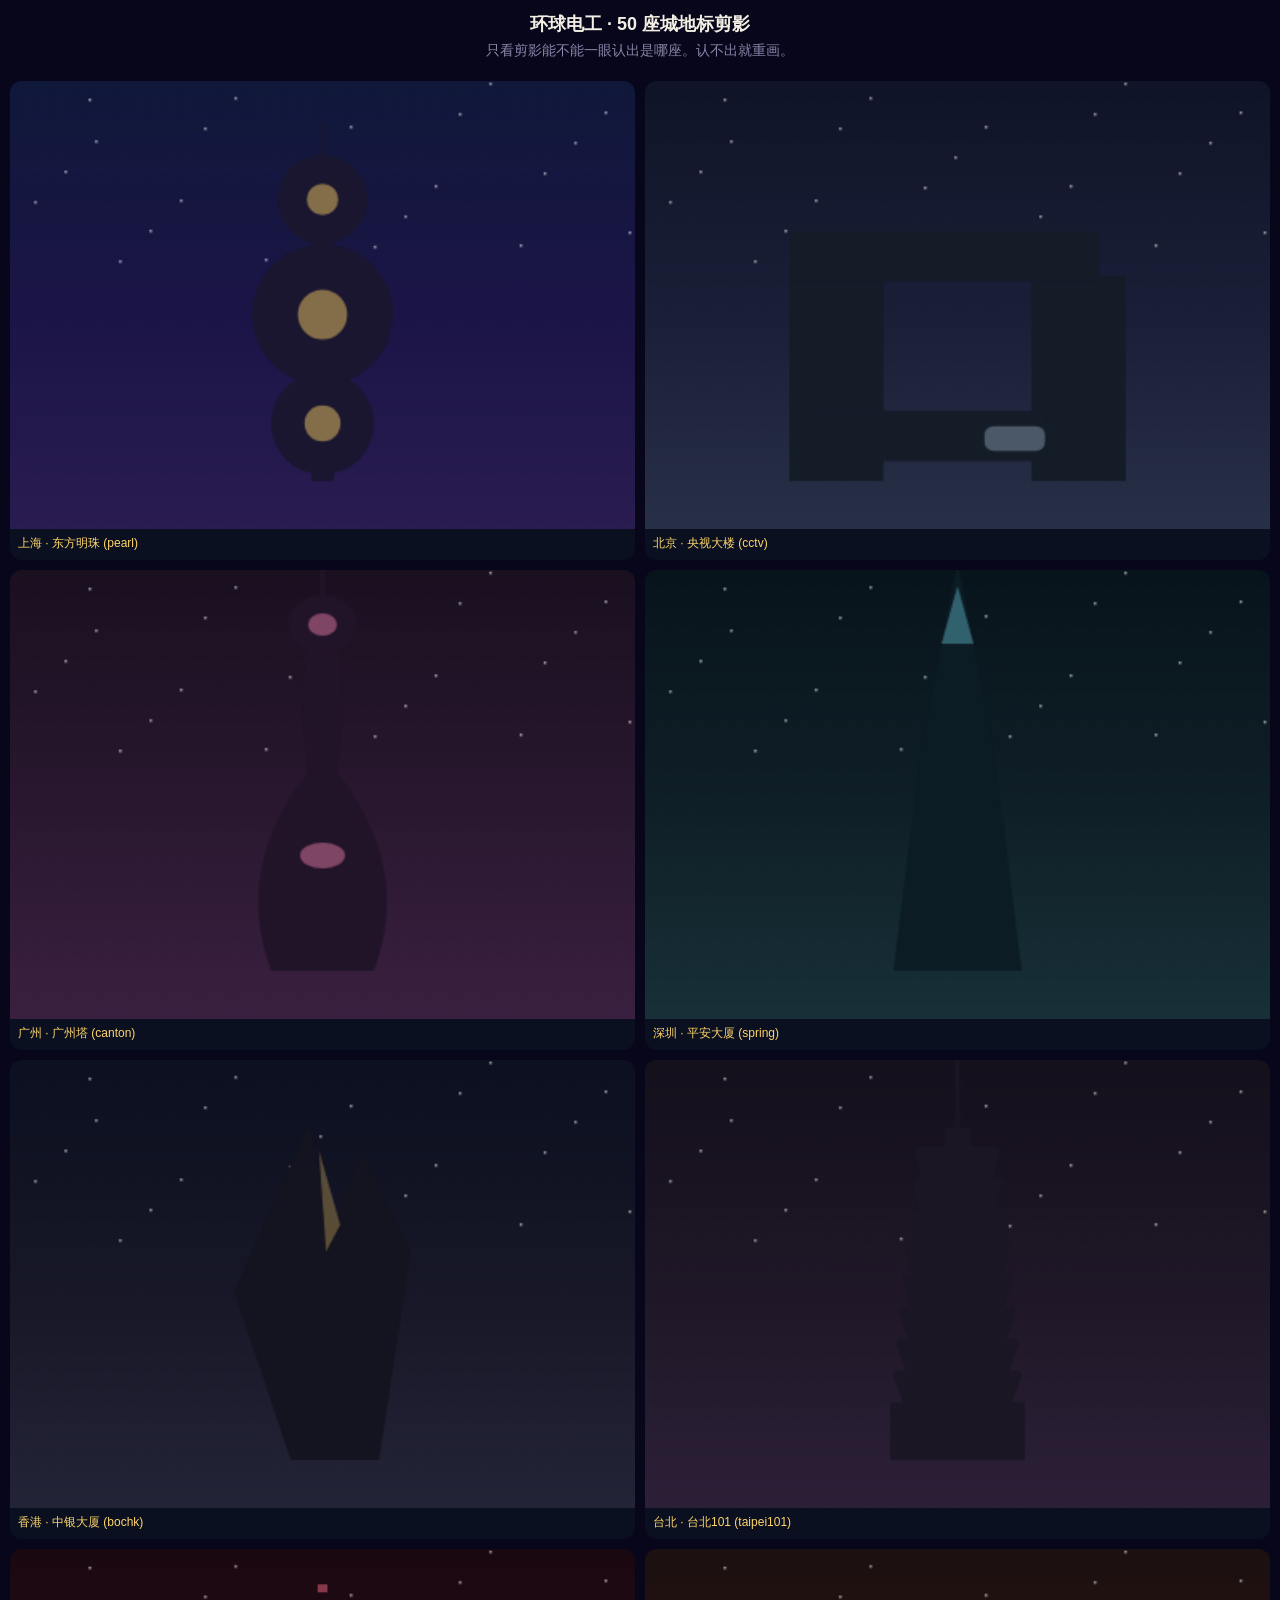
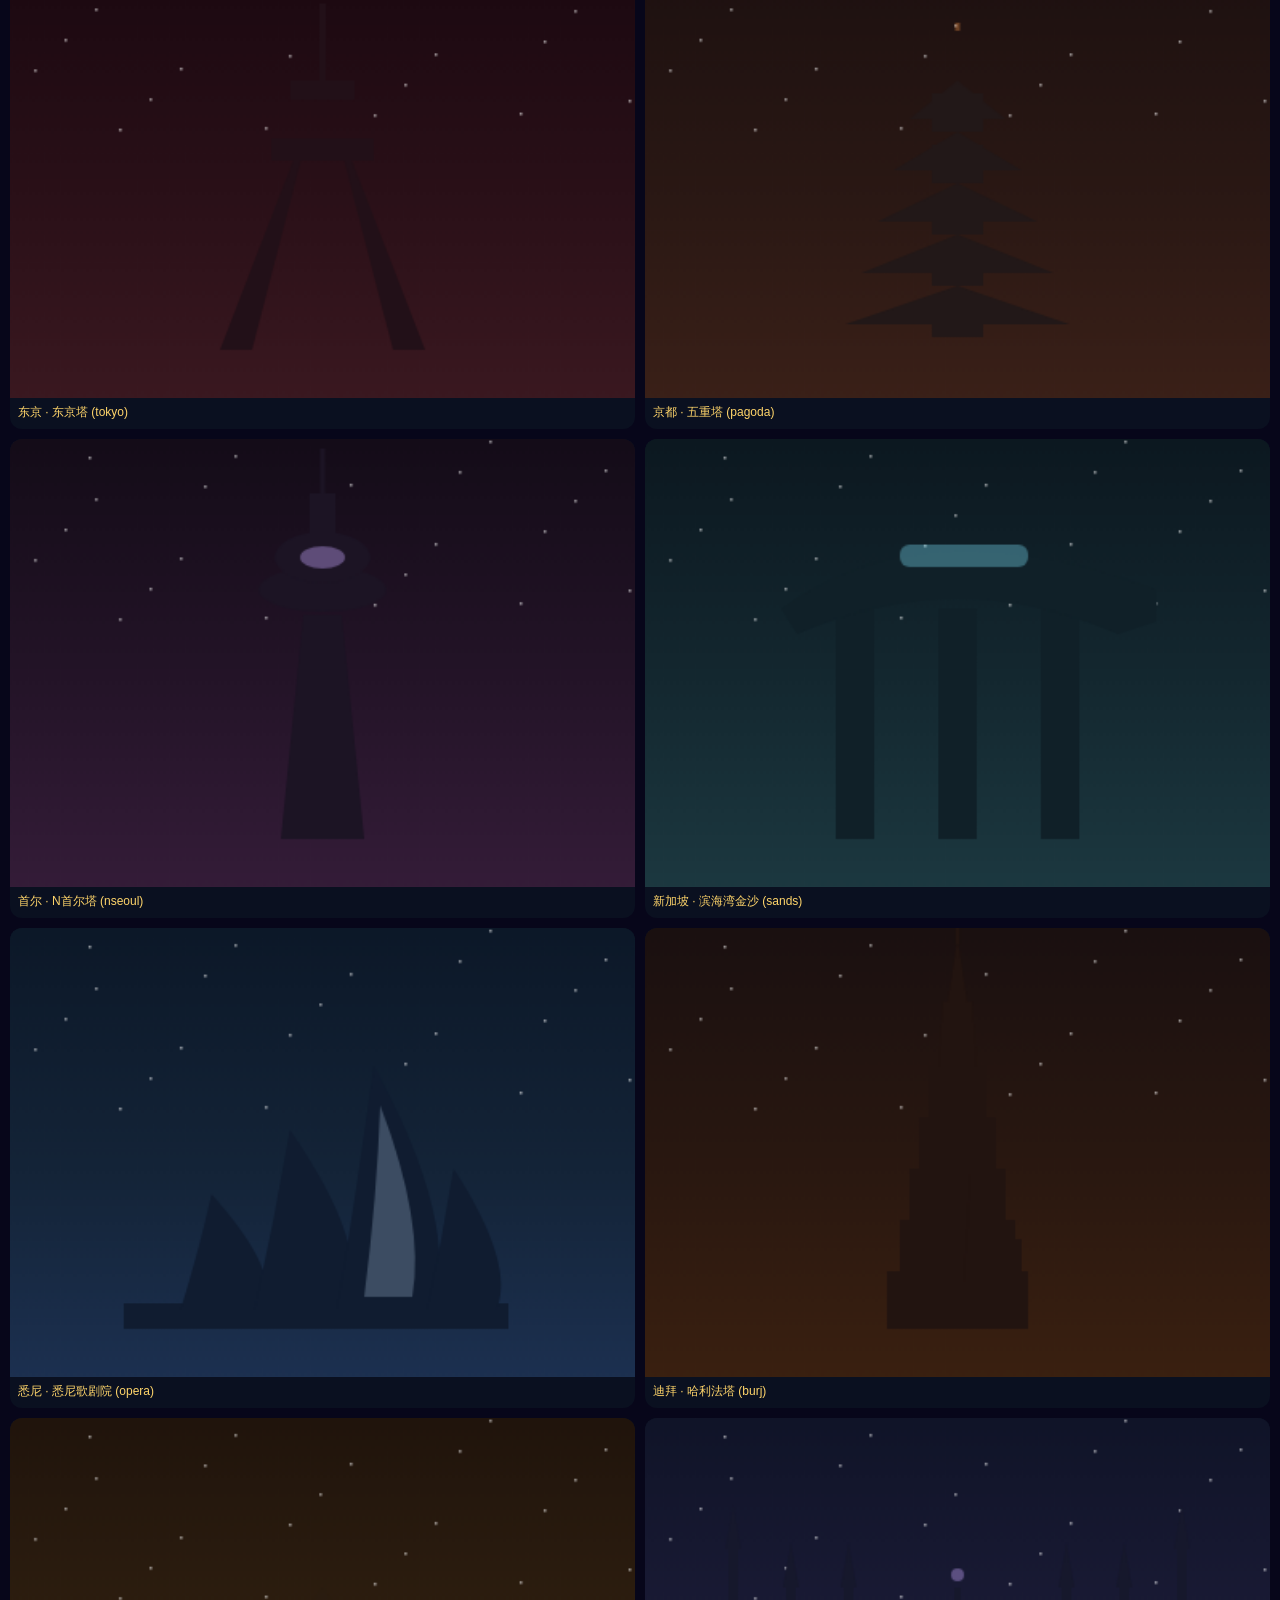
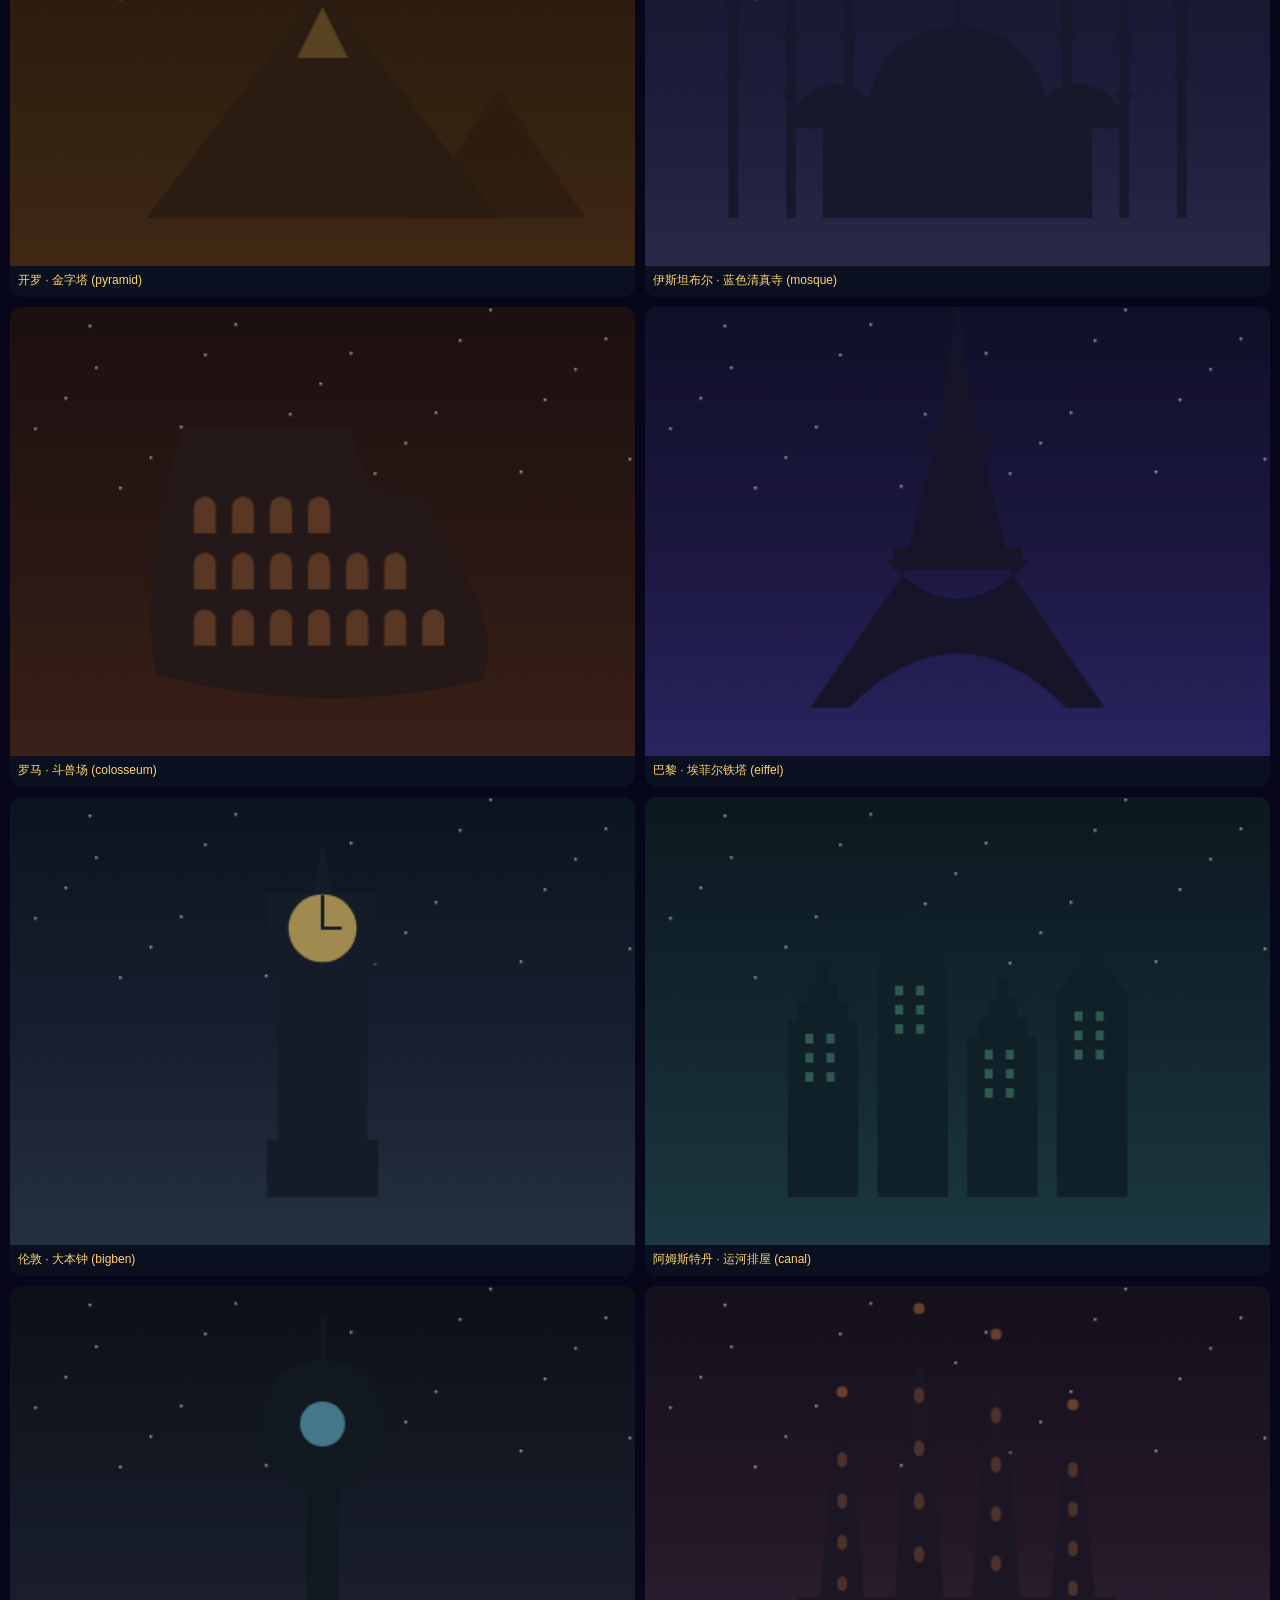
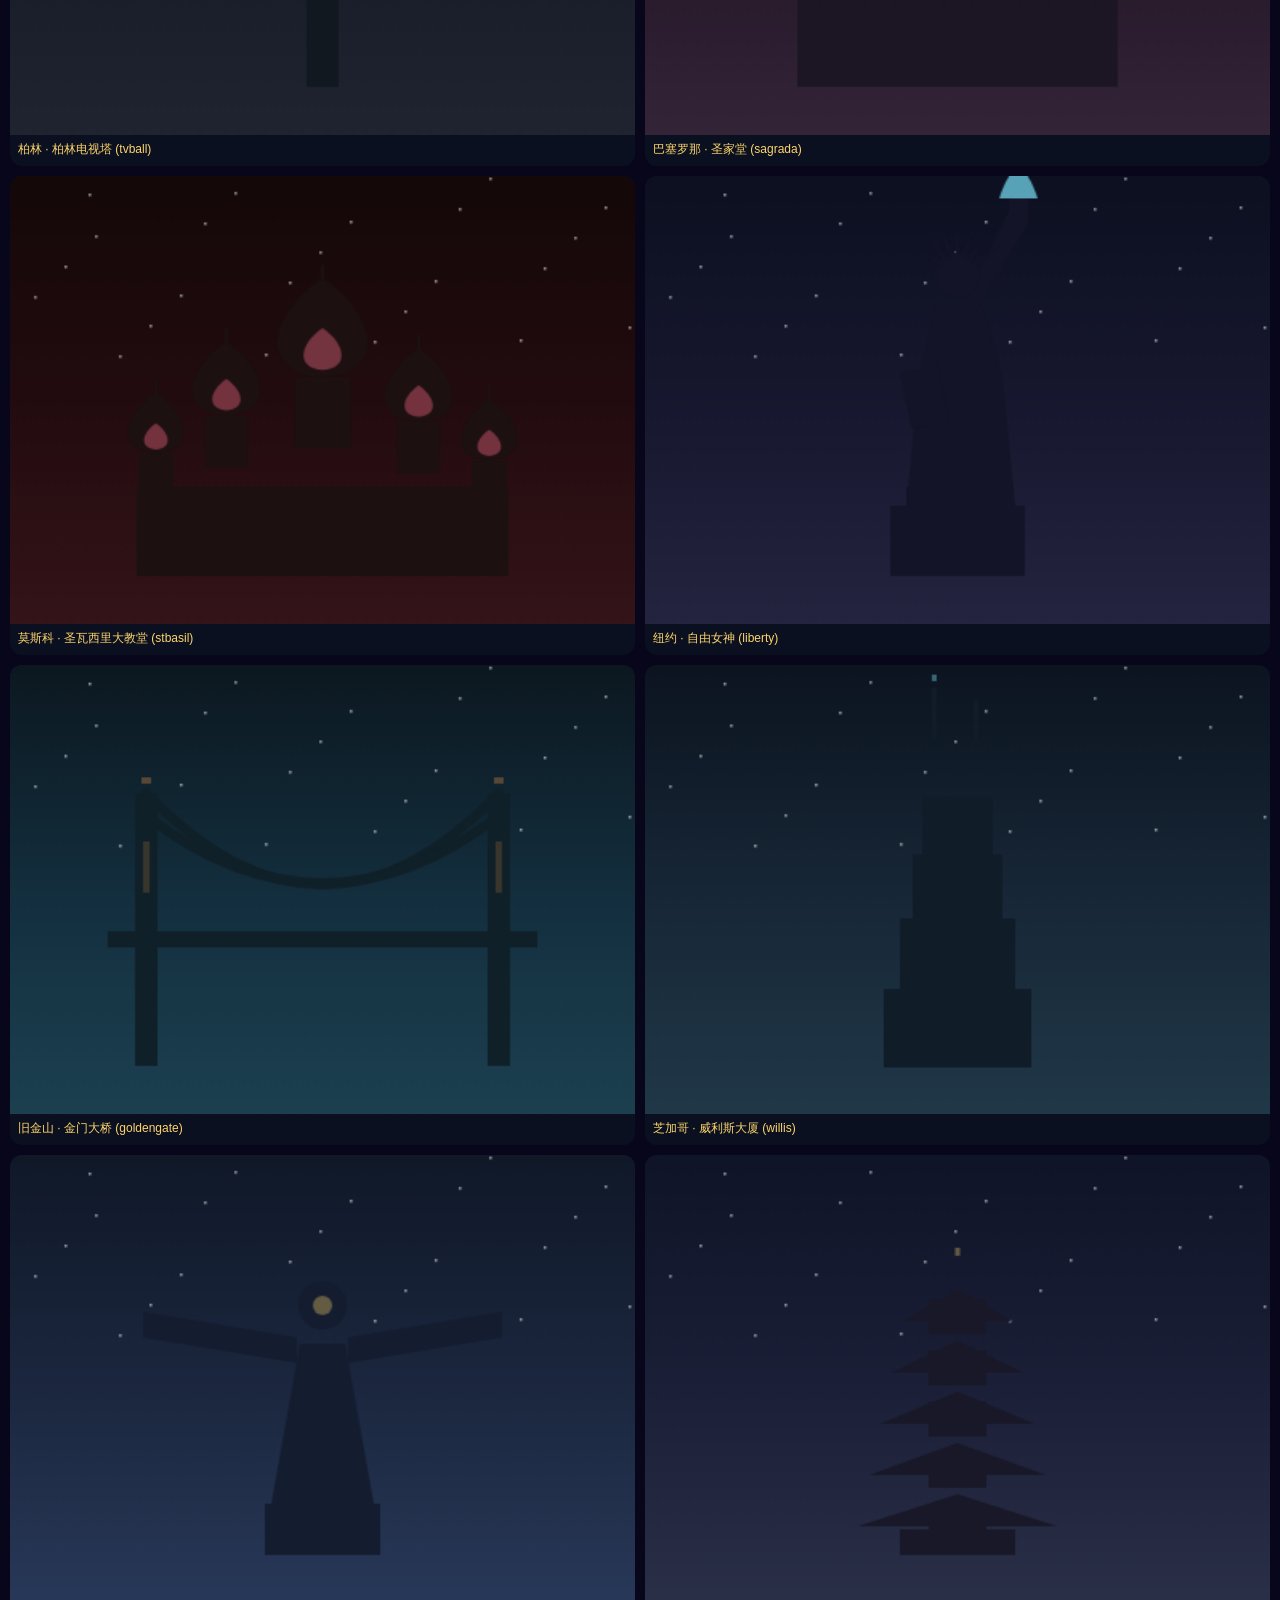
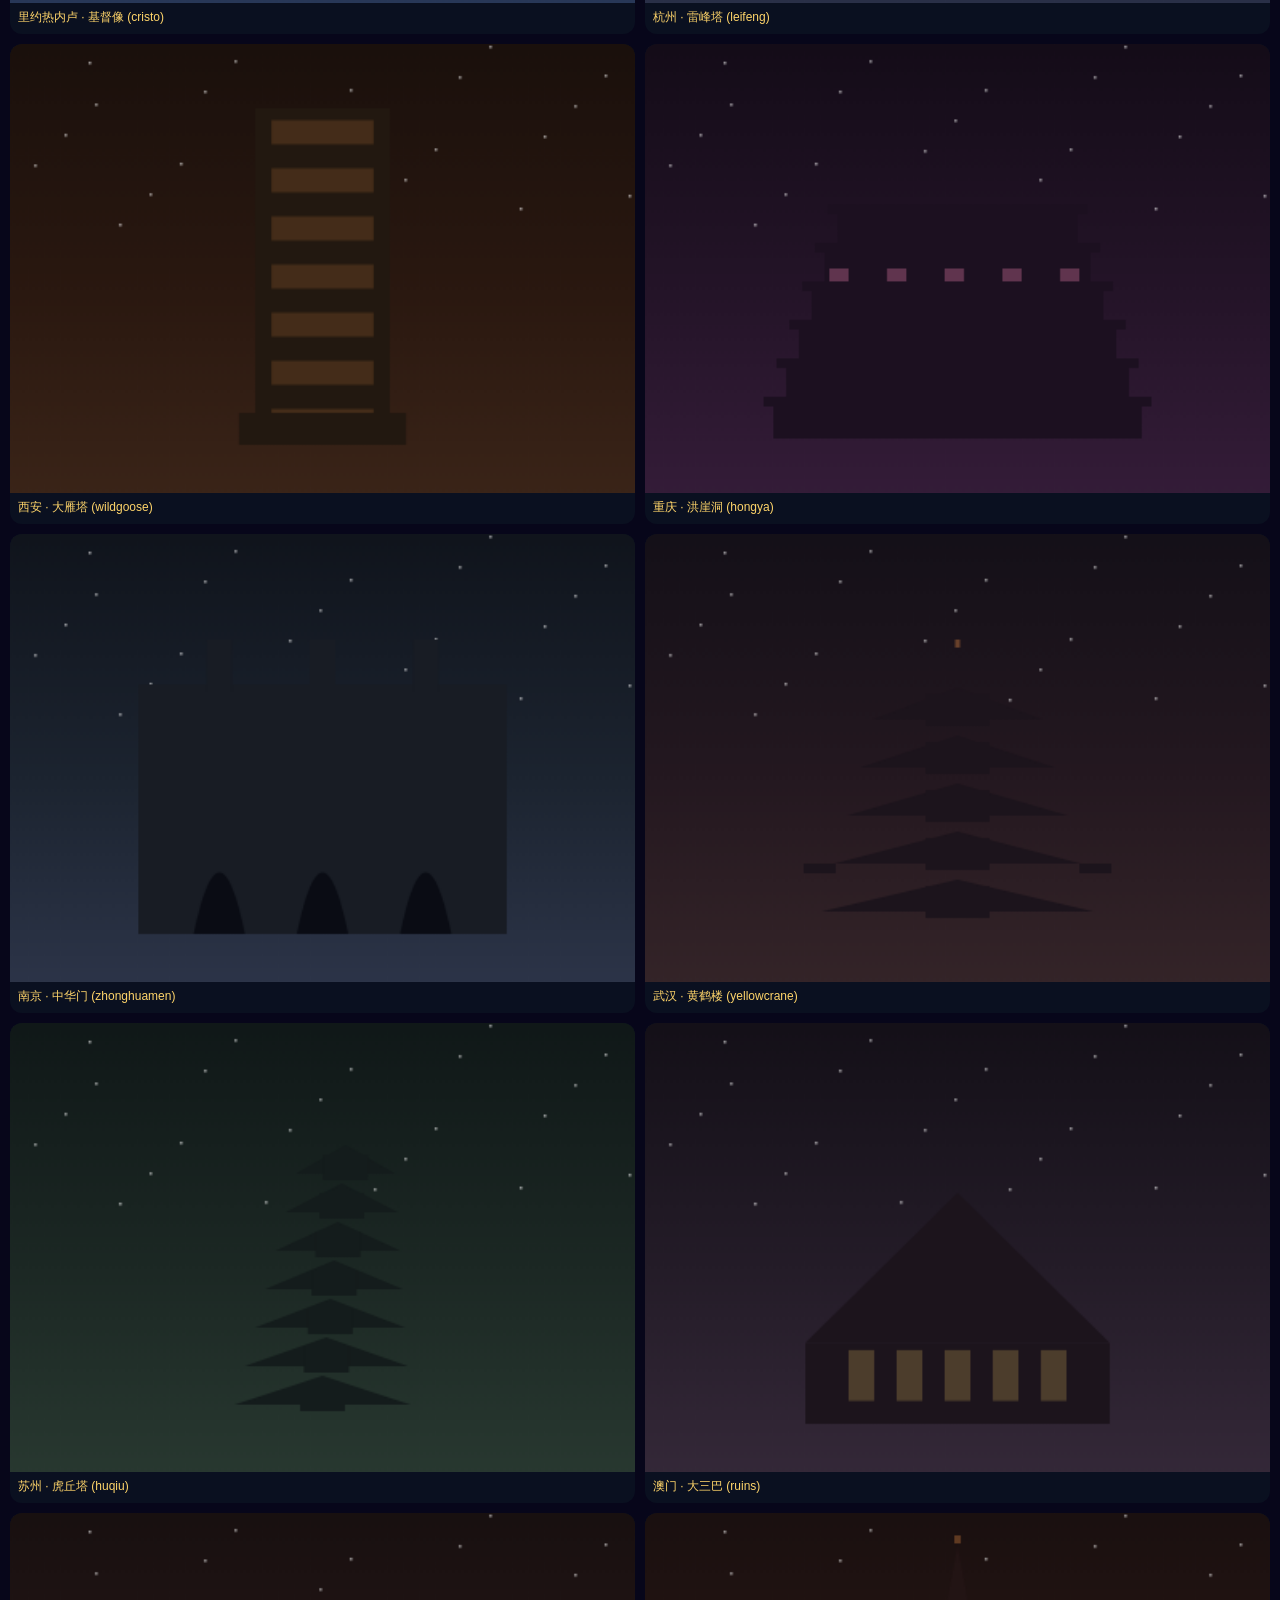
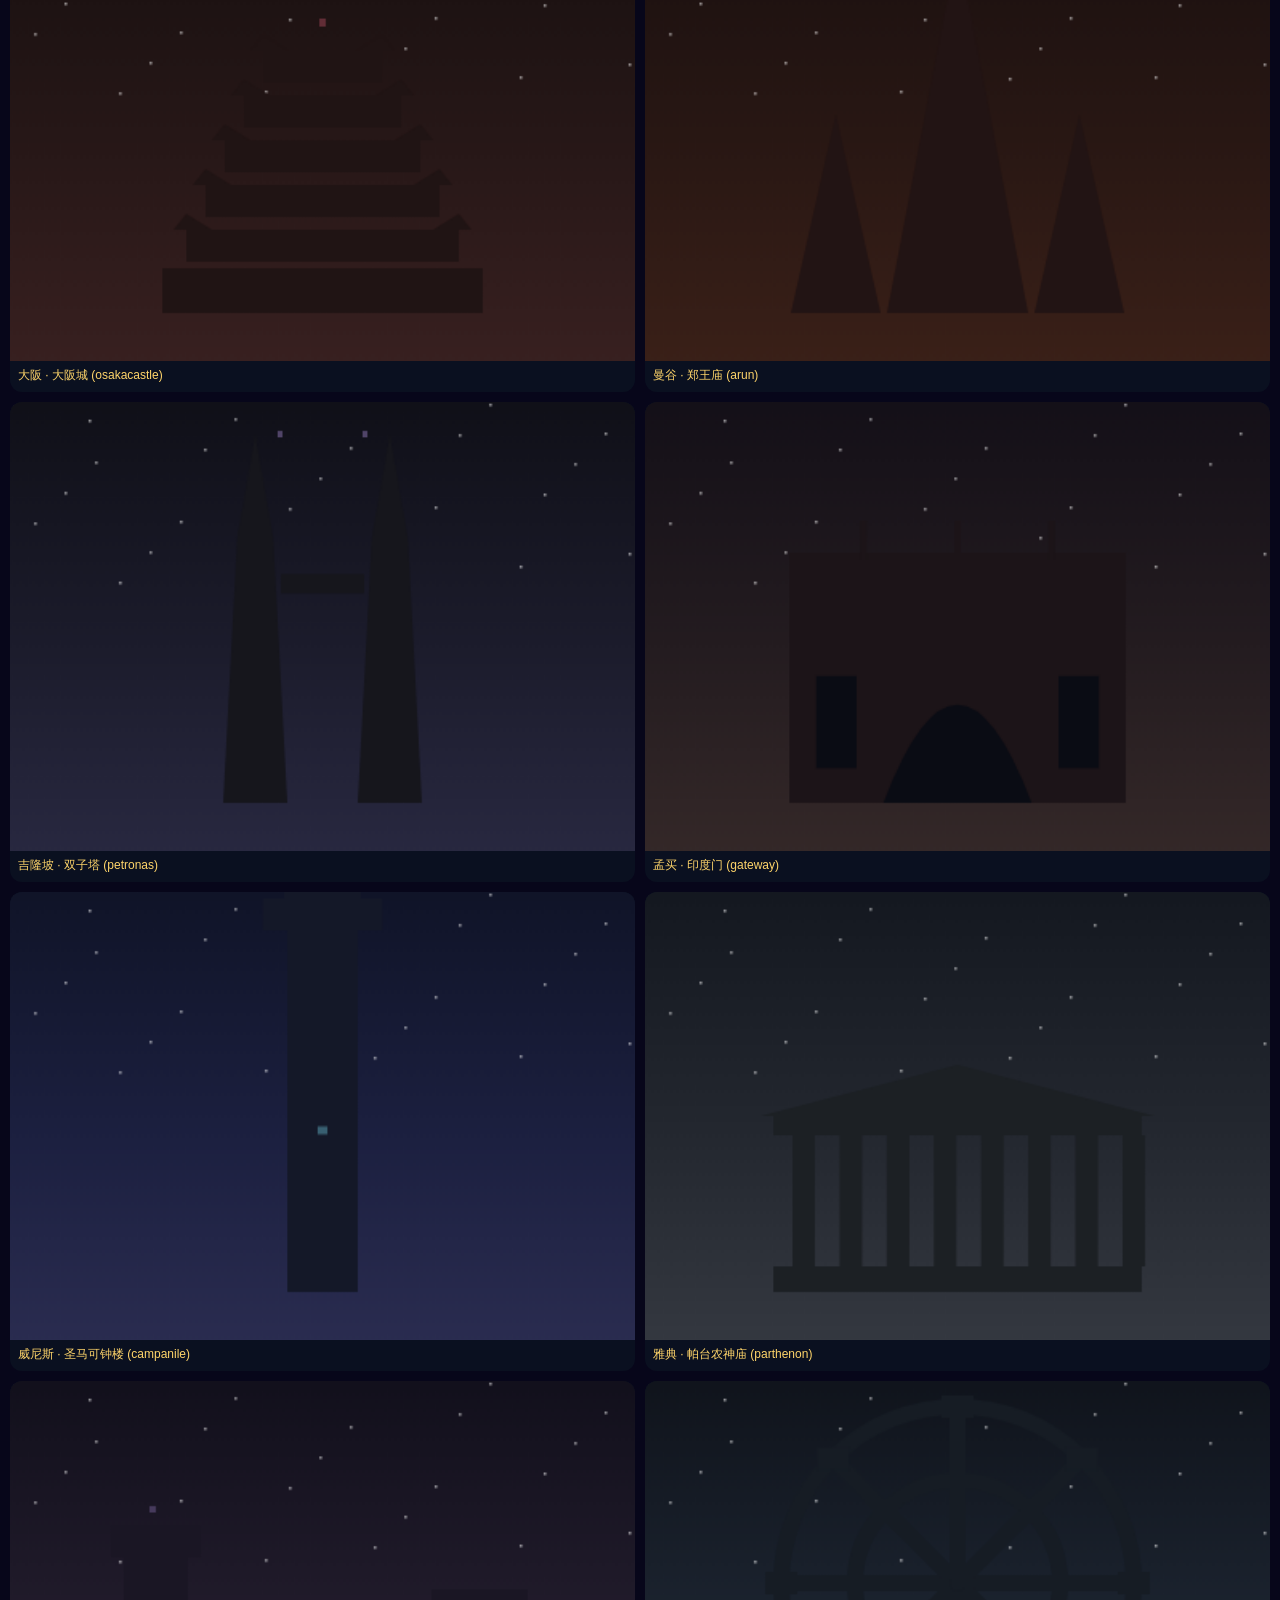
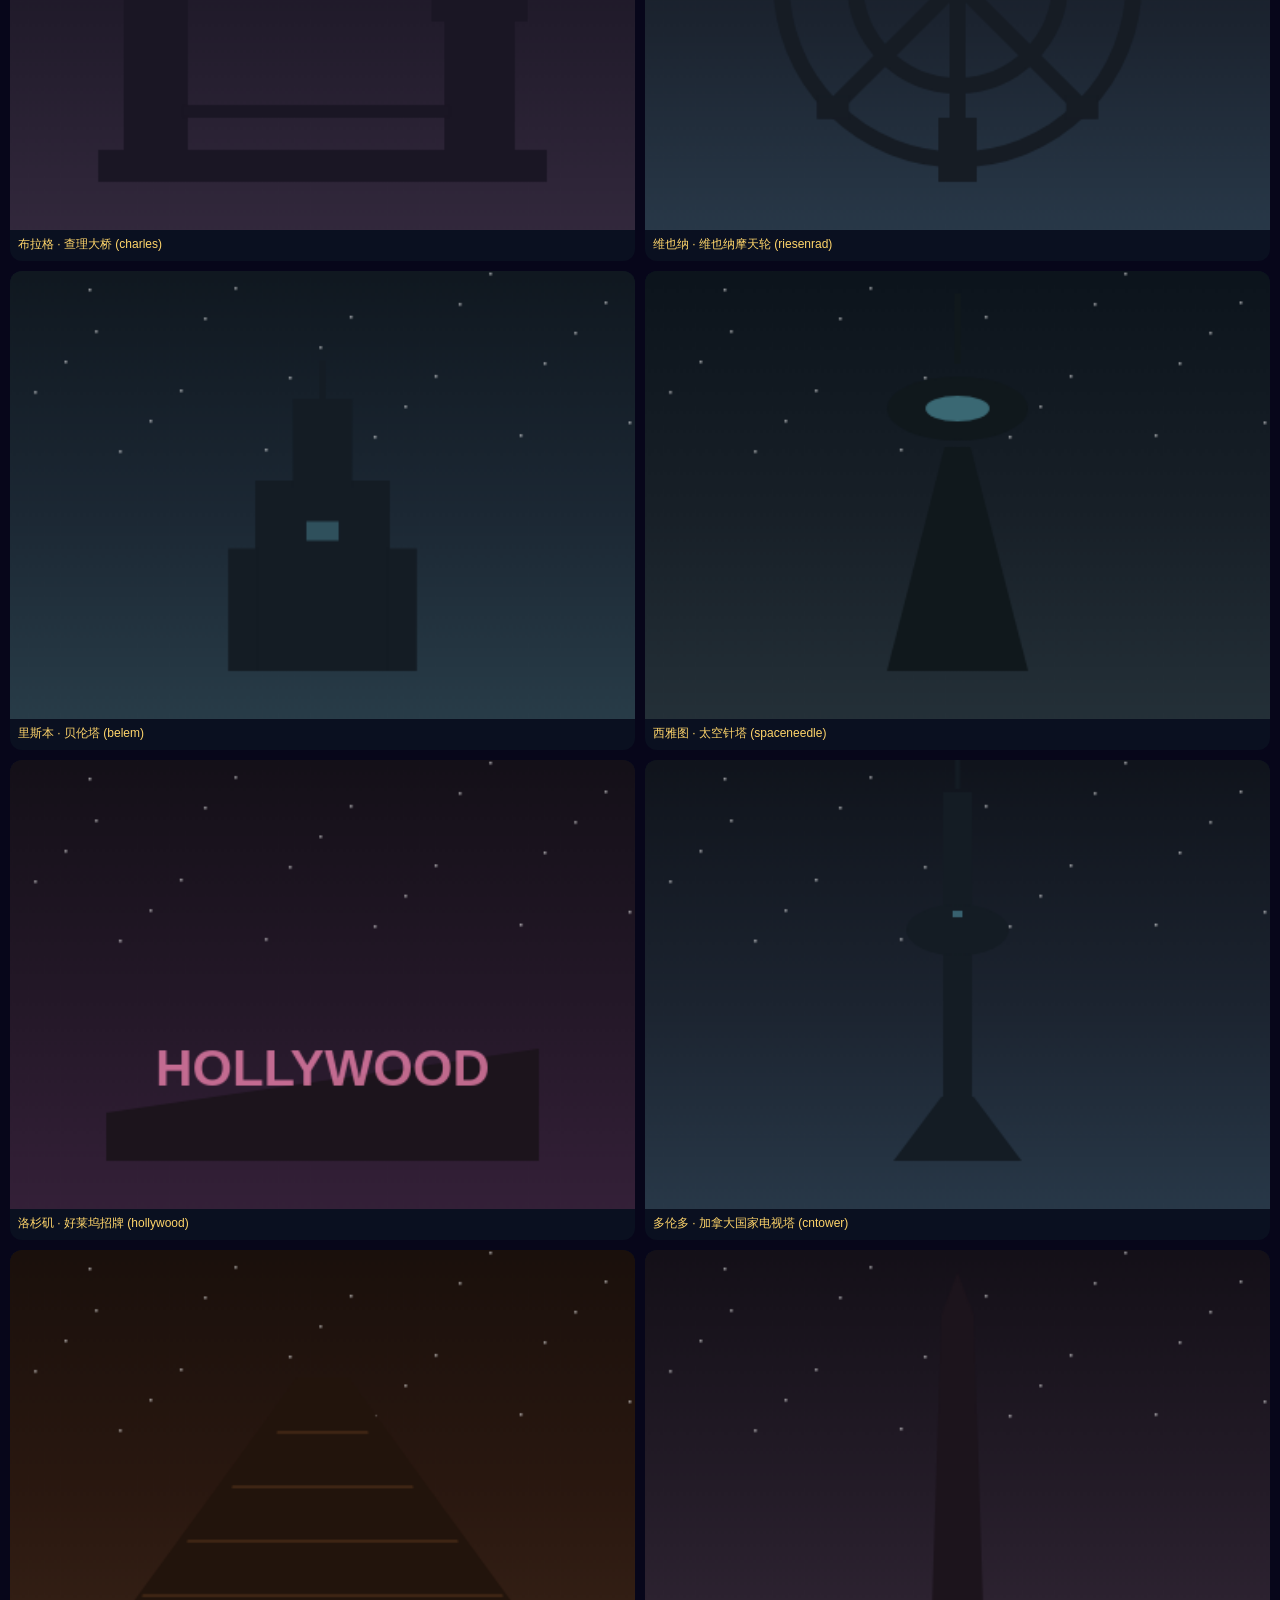
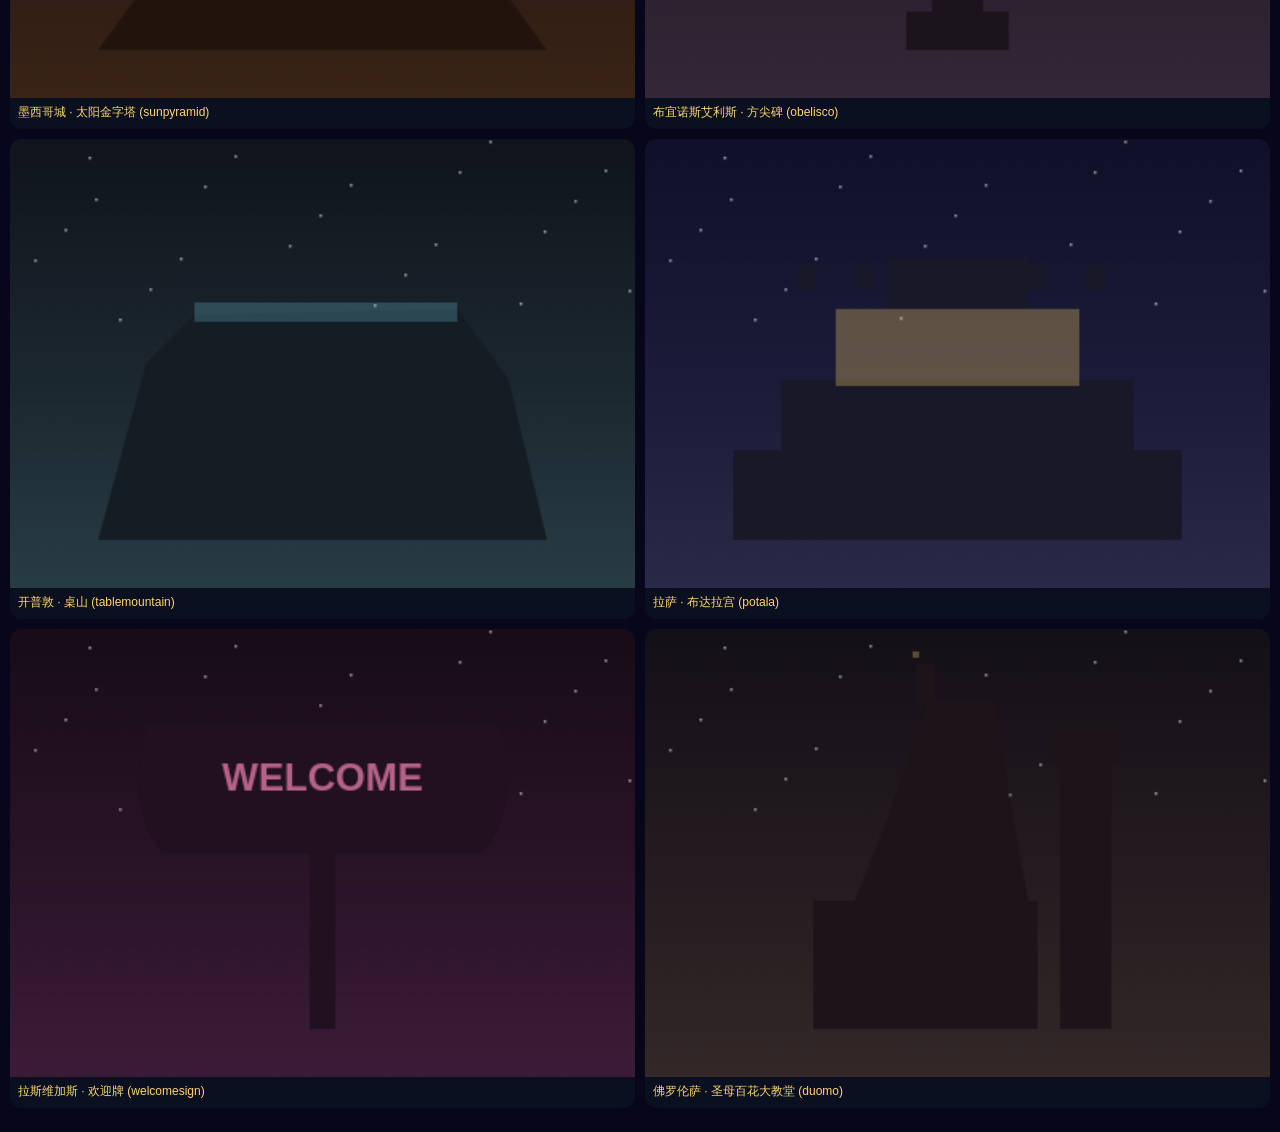
<file: docs/landmark-gallery.html>
<!DOCTYPE html>
<html lang="zh-CN"><head>
<meta charset="UTF-8"/>
<title>地标剪影自查</title>
<style>
  body { margin:0; background:#07061a; color:#f3efe4; font: 14px/1.4 sans-serif; }
  h1 { text-align:center; font-size:18px; margin:12px 0 4px; }
  p { text-align:center; color:#8a84a8; margin:0 0 12px; }
  #grid { display:grid; grid-template-columns: 1fr 1fr; gap:10px; padding:8px 10px 24px; }
  figure { margin:0; background:#0a1020; border-radius:12px; overflow:hidden; }
  canvas { display:block; width:100%; height:auto; background:#0a1020; }
  figcaption { padding:6px 8px 8px; font-size:12px; color:#ffd56a; }
</style>
</head>
<body>
<h1>环球电工 · 50 座城地标剪影</h1>
<p>只看剪影能不能一眼认出是哪座。认不出就重画。</p>
<div id="grid"></div>
<script src="../world.js"></script>
<script src="../landmarks.js"></script>
<script>
const cities = NightWorld.CITIES;
const grid = document.getElementById("grid");
cities.forEach((city) => {
  const fig = document.createElement("figure");
  const cv = document.createElement("canvas");
  cv.width = 390; cv.height = 280;
  const c = cv.getContext("2d");
  const g = c.createLinearGradient(0,0,0,cv.height);
  g.addColorStop(0, city.sky0); g.addColorStop(0.55, city.sky1); g.addColorStop(1, city.sky2);
  c.fillStyle = g; c.fillRect(0,0,cv.width,cv.height);
  c.fillStyle = "rgba(255,255,255,.55)";
  for (let i=0;i<24;i++) c.fillRect((i*53)%390, (i*37)%120, 1.6, 1.6);
  NightLandmarks.draw(c, city.landmark, 195, 250, 200, { wall: city.wall[0], accent: city.accent, lit: 0.85 });
  const cap = document.createElement("figcaption");
  cap.textContent = city.name + " · " + city.landmarkName + " (" + city.landmark + ")";
  fig.append(cv, cap);
  grid.appendChild(fig);
});
</script>
</body></html>
</file>
